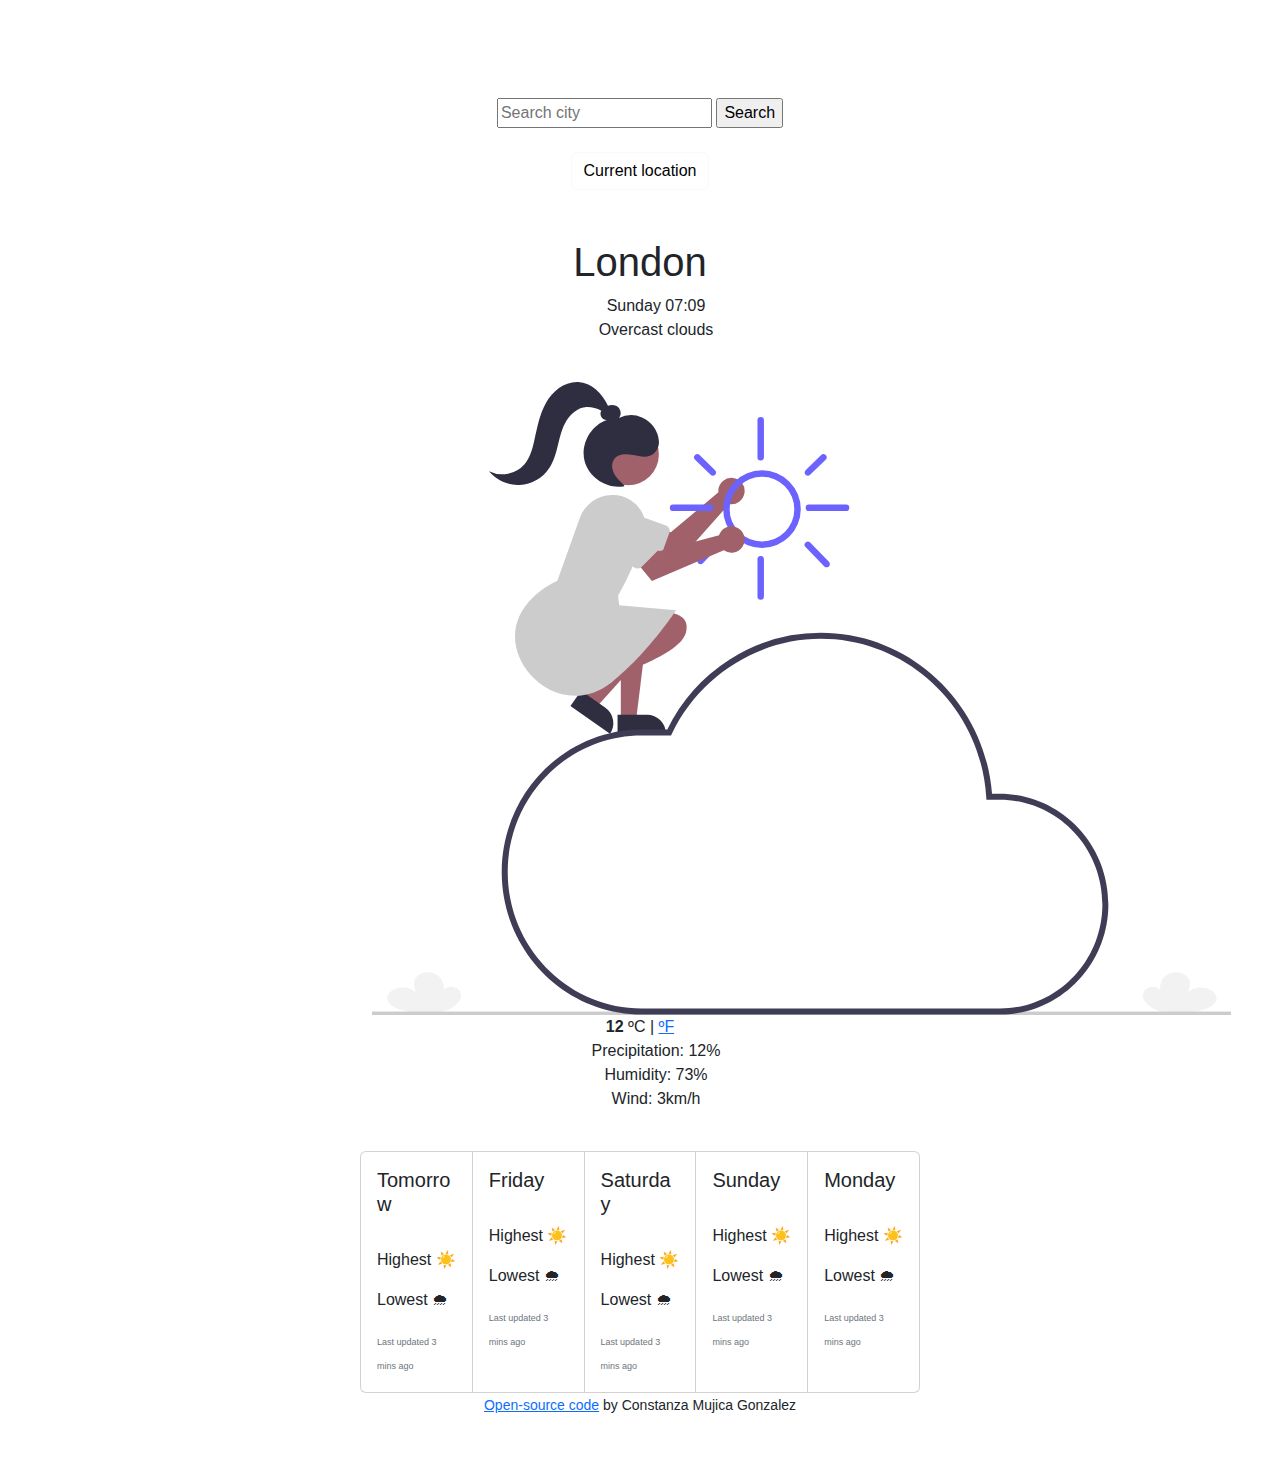
<file: src/images/SheCodes Plus Project.html>
<!DOCTYPE html>
<!-- saved from url=(0039)https://grand-scone-3aa44f.netlify.app/ -->
<html lang="en" coupert-item="9AF8D9A4E502F3784AD24272D81F0381"><head><meta http-equiv="Content-Type" content="text/html; charset=UTF-8">
    
    <meta http-equiv="X-UA-Compatible" content="IE=edge">
    <meta name="viewport" content="width=device-width, initial-scale=1.0">
    <title>SheCodes Plus Project</title>


    <link href="./SheCodes Plus Project_files/bootstrap.min.css" rel="stylesheet" integrity="sha384-gH2yIJqKdNHPEq0n4Mqa/HGKIhSkIHeL5AyhkYV8i59U5AR6csBvApHHNl/vI1Bx" crossorigin="anonymous">
    <link rel="preconnect" href="https://fonts.googleapis.com/">
    <link rel="preconnect" href="https://fonts.gstatic.com/" crossorigin="">
    <link rel="stylesheet" href="./SheCodes Plus Project_files/styles.css">
    <link href="./SheCodes Plus Project_files/css2" rel="stylesheet">
    <script src="./SheCodes Plus Project_files/axios.min.js"></script>

<style>
        @font-face{
            font-family: 'Aileron'; 
            font-weight: 400;
            src: url(chrome-extension://mfidniedemcgceagapgdekdbmanojomk/font/Roboto-Regular.ttf);  
        }
        @font-face{
            font-family: 'Aileron'; 
            font-weight: 400;
            src: url(chrome-extension://mfidniedemcgceagapgdekdbmanojomk/font/Aileron-Regular.ttf);
            unicode-range: U+41-5a;
        }
        @font-face{
            font-family: 'Aileron'; 
            font-weight: 400;
            src: url(chrome-extension://mfidniedemcgceagapgdekdbmanojomk/font/Aileron-Regular.ttf);
            unicode-range: U+61-7a;
        }
        
        @font-face{
            font-family: 'Aileron'; 
            font-weight: 600;
            src: url(chrome-extension://mfidniedemcgceagapgdekdbmanojomk/font/Roboto-Medium.ttf);  
        }
        @font-face{
            font-family: 'Aileron'; 
            font-weight: 600;
            src: url(chrome-extension://mfidniedemcgceagapgdekdbmanojomk/font/Aileron-Medium.ttf);
            unicode-range: U+41-5a;
        }
        @font-face{
            font-family: 'Aileron'; 
            font-weight: 600;
            src: url(chrome-extension://mfidniedemcgceagapgdekdbmanojomk/font/Aileron-Medium.ttf);
            unicode-range: U+61-7a;
        }

        @font-face{
            font-family: 'Aileron'; 
            font-weight: 700;
            src: url(chrome-extension://mfidniedemcgceagapgdekdbmanojomk/font/Roboto-Bold.ttf);  
        }
        @font-face{
            font-family: 'Aileron'; 
            font-weight: 700;
            src: url(chrome-extension://mfidniedemcgceagapgdekdbmanojomk/font/Aileron-Bold.ttf);
            unicode-range: U+41-5a;
        }
        @font-face{
            font-family: 'Aileron'; 
            font-weight: 700;
            src: url(chrome-extension://mfidniedemcgceagapgdekdbmanojomk/font/Aileron-Bold.ttf);
            unicode-range: U+61-7a;
        }
     
    </style></head>


<body>
    <br>
    <div class="container">
        <div class="weather-app">

            <br>

            <form>
                <input type="text" placeholder="Search city" autocomplete="off" id="city-input">
                <input type="submit" value="Search">
            </form>
            <br>
            <button type="button" class="btn btn-light" id="current-location">Current location</button>

            <br>

            <br>
            <div class="overview">
                <h1 id="city">London</h1>
                <ul class="city-details">
                    <li id="dayTime">Thursday 19:51 </li>
                    <li id="description">overcast clouds</li>
                </ul>
            </div>
            <br>
            <div class="container">
                <div class="row">
                    <div class="col-sm">
                        <img src="./SheCodes Plus Project_files/undraw_weather_app_re_kcb1.svg" alt="Clear" id="icon">
                        <strong id="temp">12</strong>
                        <span class="units">ºC | <a href="https://grand-scone-3aa44f.netlify.app/#">ºF</a></span>
                    </div>
                    <div class="col-sm">
                        <ul>
                            <li>
                                Precipitation: 12%
                            </li>
                            <li>
                                Humidity: <span id="humidity">73</span>%
                            </li>
                            <li>
                                Wind: <span id="wind">3</span>km/h
                            </li>
                        </ul>
                    </div>
                </div>
            </div>





            <div class="forecast">
                <br>

                <div class="card-group">
                    <div class="card">

                        <div class="card-body">
                            <h5 class="card-title">Tomorrow</h5>
                            <br>
                            <p class="card-text">Highest ☀️
                            </p>
                            <p class="card-text">Lowest 🌧
                            </p>
                            <p class="card-text"><small class="text-muted">Last updated 3 mins ago</small></p>
                        </div>
                    </div>
                    <div class="card">

                        <div class="card-body">
                            <h5 class="card-title">Friday</h5>
                            <br>
                            <p class="card-text">Highest ☀️
                            </p>
                            <p class="card-text">Lowest 🌧
                            </p>
                            <p class="card-text"><small class="text-muted">Last updated 3 mins ago</small></p>
                        </div>
                    </div>
                    <div class="card">

                        <div class="card-body">
                            <h5 class="card-title">Saturday</h5>
                            <br>
                            <p class="card-text">Highest ☀️
                            </p>
                            <p class="card-text">Lowest 🌧
                            </p>
                            <p class="card-text"><small class="text-muted">Last updated 3 mins ago</small></p>
                        </div>
                    </div>
                    <div class="card">

                        <div class="card-body">
                            <h5 class="card-title">Sunday</h5>
                            <br>
                            <p class="card-text">Highest ☀️
                            </p>
                            <p class="card-text">Lowest 🌧
                            </p>
                            <p class="card-text"><small class="text-muted">Last updated 3 mins ago</small></p>
                        </div>
                    </div>
                    <div class="card">

                        <div class="card-body">
                            <h5 class="card-title">Monday</h5>
                            <br>
                            <p class="card-text">Highest ☀️
                            </p>
                            <p class="card-text">Lowest 🌧
                            </p>
                            <p class="card-text"><small class="text-muted">Last updated 3 mins ago</small></p>
                        </div>
                    </div>
                </div>
            </div>

            <footer>
                <small>
                    <a href="https://github.com/ConyMujica/SheCodes-Project" target="_blank">Open-source code</a>
                    by Constanza Mujica Gonzalez
                </small>
            </footer>
        </div>
        <script src="./SheCodes Plus Project_files/script.js"></script>


</div></body><div id="493ad759-8f2d-4f04-931d-0db646cea99c" style="display: block !important; z-index: 2147483647 !important;"></div></html>
</file>
<file: src/images/SheCodes Plus Project_files/styles.css>
.weather-app {
    max-width: 600px;
    margin: 30px auto;
    font-family: 'Lato', sans-serif;
    padding: 20px;
    border-radius: 25px;
}

ul {
    list-style: none;
}

.current {
    text-align: left;

}

h3 {
    text-align: center;
    border-color: black;
}

.body {
    text-align: left;
}

.weather {
    position: relative;
    top: -80px;
    left: 500px;
}

form {
    text-align: center;
}

#celsius-link {
    text-decoration: none;
}

#fahrenheit-link {
    text-decoration: none;
}

.text-muted {
    font-size: xx-small;
}

.btn-light {
    display: block;
    margin: auto;

    color: black;
    background-color: white;
}

.location:hover {
    cursor: pointer;
}

.col-sm {
    text-align: center;
}

footer {
    text-align: center;
}

.five {
    text-align: center;
}

.overview {
    text-align: center;
}

li::first-letter {
    text-transform: capitalize;
}
</file>
